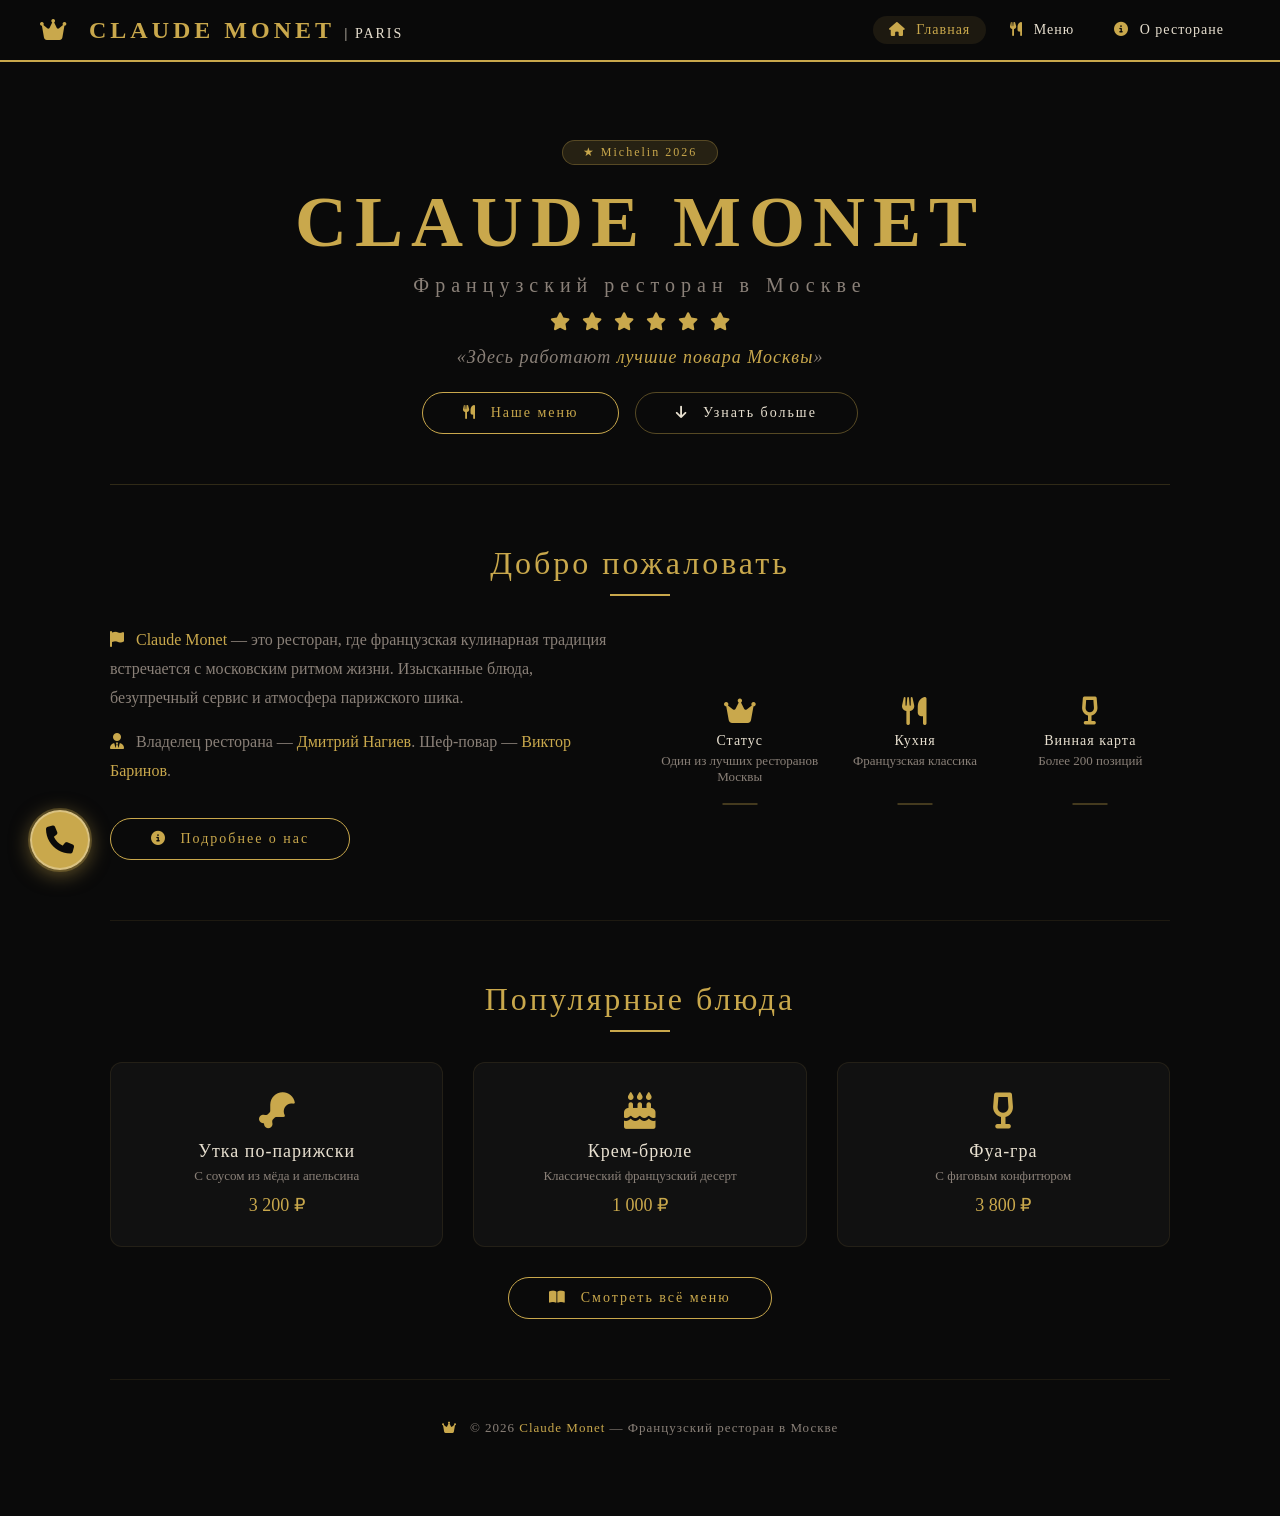
<file: index.html>
<!DOCTYPE html>
<html lang="ru">
<head>
    <meta charset="UTF-8" />
    <meta name="viewport" content="width=device-width, initial-scale=1.0" />
    <title>Claude Monet | Французский ресторан</title>

    <!-- Font Awesome -->
    <link rel="stylesheet" href="https://cdnjs.cloudflare.com/ajax/libs/font-awesome/6.5.0/css/all.min.css">

    <!-- CSS -->
    <link rel="stylesheet" href="common.css" />
    <link rel="stylesheet" href="index.css" />
</head>
<body>

    <!-- ===== ТУЛБАР ===== -->
    <div class="toolbar">
        <a href="index.html" class="logo">
            <i class="fas fa-crown"></i> CLAUDE MONET <span>| PARIS</span>
        </a>
        <div class="nav">
            <a href="index.html"><i class="fas fa-home"></i> Главная</a>
            <a href="menu.html"><i class="fas fa-utensils"></i> Меню</a>
            <a href="about.html"><i class="fas fa-info-circle"></i> О ресторане</a>
        </div>
    </div>

    <div class="container">

        <!-- ===== ГЕРОЙ ===== -->
        <div class="hero fade-section">
            <div class="hero-badge">★ Michelin 2026</div>
            <h1>CLAUDE MONET</h1>
            <p class="subtitle">Французский ресторан в Москве</p>
            <div class="line">
                <i class="fas fa-star"></i>
                <i class="fas fa-star"></i>
                <i class="fas fa-star"></i>
                <i class="fas fa-star"></i>
                <i class="fas fa-star"></i>
                <i class="fas fa-star"></i>
            </div>
            <p class="quote">«Здесь работают <span>лучшие повара Москвы</span>»</p>
            <div class="hero-buttons">
                <a href="menu.html" class="btn"><i class="fas fa-utensils"></i> Наше меню</a>
                <a href="#about-short" class="btn btn-outline"><i class="fas fa-arrow-down"></i> Узнать больше</a>
            </div>
        </div>

        <!-- ===== КРАТКО О РЕСТОРАНЕ ===== -->
        <section id="about-short" class="about-short fade-section">
            <h2 class="section-title">Добро пожаловать</h2>
            <div class="about-short-grid">
                <div class="about-short-text">
                    <p>
                        <i class="fas fa-flag" style="color: var(--gold);"></i>
                        <strong>Claude Monet</strong> — это ресторан, где французская кулинарная традиция
                        встречается с московским ритмом жизни. Изысканные блюда, безупречный сервис
                        и атмосфера парижского шика.
                    </p>
                    <p>
                        <i class="fas fa-user-tie" style="color: var(--gold);"></i>
                        Владелец ресторана — <strong>Дмитрий Нагиев</strong>. Шеф-повар —
                        <strong>Виктор Баринов</strong>.
                    </p>
                    <a href="about.html" class="btn" style="margin-top: 16px;">
                        <i class="fas fa-info-circle"></i> Подробнее о нас
                    </a>
                </div>
                <div class="about-short-features">
                    <div class="feature">
                        <i class="fas fa-crown"></i>
                        <h4>Статус</h4>
                        <p>Один из лучших ресторанов Москвы</p>
                    </div>
                    <div class="feature">
                        <i class="fas fa-utensils"></i>
                        <h4>Кухня</h4>
                        <p>Французская классика</p>
                    </div>
                    <div class="feature">
                        <i class="fas fa-wine-glass-alt"></i>
                        <h4>Винная карта</h4>
                        <p>Более 200 позиций</p>
                    </div>
                </div>
            </div>
        </section>

        <!-- ===== ПОПУЛЯРНЫЕ БЛЮДА ===== -->
        <section class="popular fade-section">
            <h2 class="section-title">Популярные блюда</h2>
            <div class="popular-grid">
                <div class="popular-item">
                    <div class="popular-icon"><i class="fas fa-drumstick-bite"></i></div>
                    <h3>Утка по-парижски</h3>
                    <p>С соусом из мёда и апельсина</p>
                    <span class="price">3 200 ₽</span>
                </div>
                <div class="popular-item">
                    <div class="popular-icon"><i class="fas fa-cake"></i></div>
                    <h3>Крем-брюле</h3>
                    <p>Классический французский десерт</p>
                    <span class="price">1 000 ₽</span>
                </div>
                <div class="popular-item">
                    <div class="popular-icon"><i class="fas fa-wine-glass-alt"></i></div>
                    <h3>Фуа-гра</h3>
                    <p>С фиговым конфитюром</p>
                    <span class="price">3 800 ₽</span>
                </div>
            </div>
            <div class="btn-center">
                <a href="menu.html" class="btn"><i class="fas fa-book-open"></i> Смотреть всё меню</a>
            </div>
        </section>

        <!-- ===== ВЫПЛЫВАЮЩЕЕ МЕНЮ КОНТАКТОВ ===== -->
        <div class="floating-menu">
            <button class="menu-toggle" id="menuToggle">
                <i class="fas fa-phone"></i>
            </button>
            <div class="menu-content" id="menuContent">
                <div class="menu-item">
                    <a href="tel:+74991234567" class="contact-link">
                        <i class="fas fa-phone"></i>
                        <span class="contact-text">+7 (499) 123-45-67</span>
                    </a>
                </div>
                <div class="menu-item">
                    <a href="mailto:info@claudemonet.ru" class="contact-link">
                        <i class="fas fa-envelope"></i>
                        <span class="contact-text">info@claudemonet.ru</span>
                    </a>
                </div>
                <div class="menu-item">
                    <a href="#" class="contact-link">
                        <i class="fas fa-map-marker-alt"></i>
                        <span class="contact-text">Москва, ул. Тверская, 15</span>
                    </a>
                </div>
                <div class="menu-item">
                    <a href="#" class="contact-link">
                        <i class="fas fa-clock"></i>
                        <span class="contact-text">Ежедневно 12:00 — 23:00</span>
                    </a>
                </div>
                <div class="menu-item">
                    <a href="#" class="contact-link">
                        <i class="fas fa-subway"></i>
                        <span class="contact-text">Метро «Тверская»</span>
                    </a>
                </div>
            </div>
        </div>

        <!-- ===== ФУТЕР ===== -->
        <div class="footer">
            <p><i class="fas fa-crown"></i> © 2026 <span>Claude Monet</span> — Французский ресторан в Москве</p>
        </div>

    </div>

    <!-- JavaScript -->
<script src="common.js"></script>
<script src="index.js"></script>
<!-- Yandex.Metrika counter -->
<script type="text/javascript">
    (function(m,e,t,r,i,k,a){
        m[i]=m[i]||function(){(m[i].a=m[i].a||[]).push(arguments)};
        m[i].l=1*new Date();
        for (var j = 0; j < document.scripts.length; j++) {if (document.scripts[j].src === r) { return; }}
        k=e.createElement(t),a=e.getElementsByTagName(t)[0],k.async=1,k.src=r,a.parentNode.insertBefore(k,a)
    })(window, document,'script','https://mc.yandex.ru/metrika/tag.js?id=110168750', 'ym');

    ym(110168750, 'init', {ssr:true, webvisor:true, clickmap:true, ecommerce:"dataLayer", referrer: document.referrer, url: location.href, accurateTrackBounce:true, trackLinks:true});
</script>
<noscript><div><img src="https://mc.yandex.ru/watch/110168750" style="position:absolute; left:-9999px;" alt="" /></div></noscript>
<!-- /Yandex.Metrika counter -->
</body>
</html>
</file>
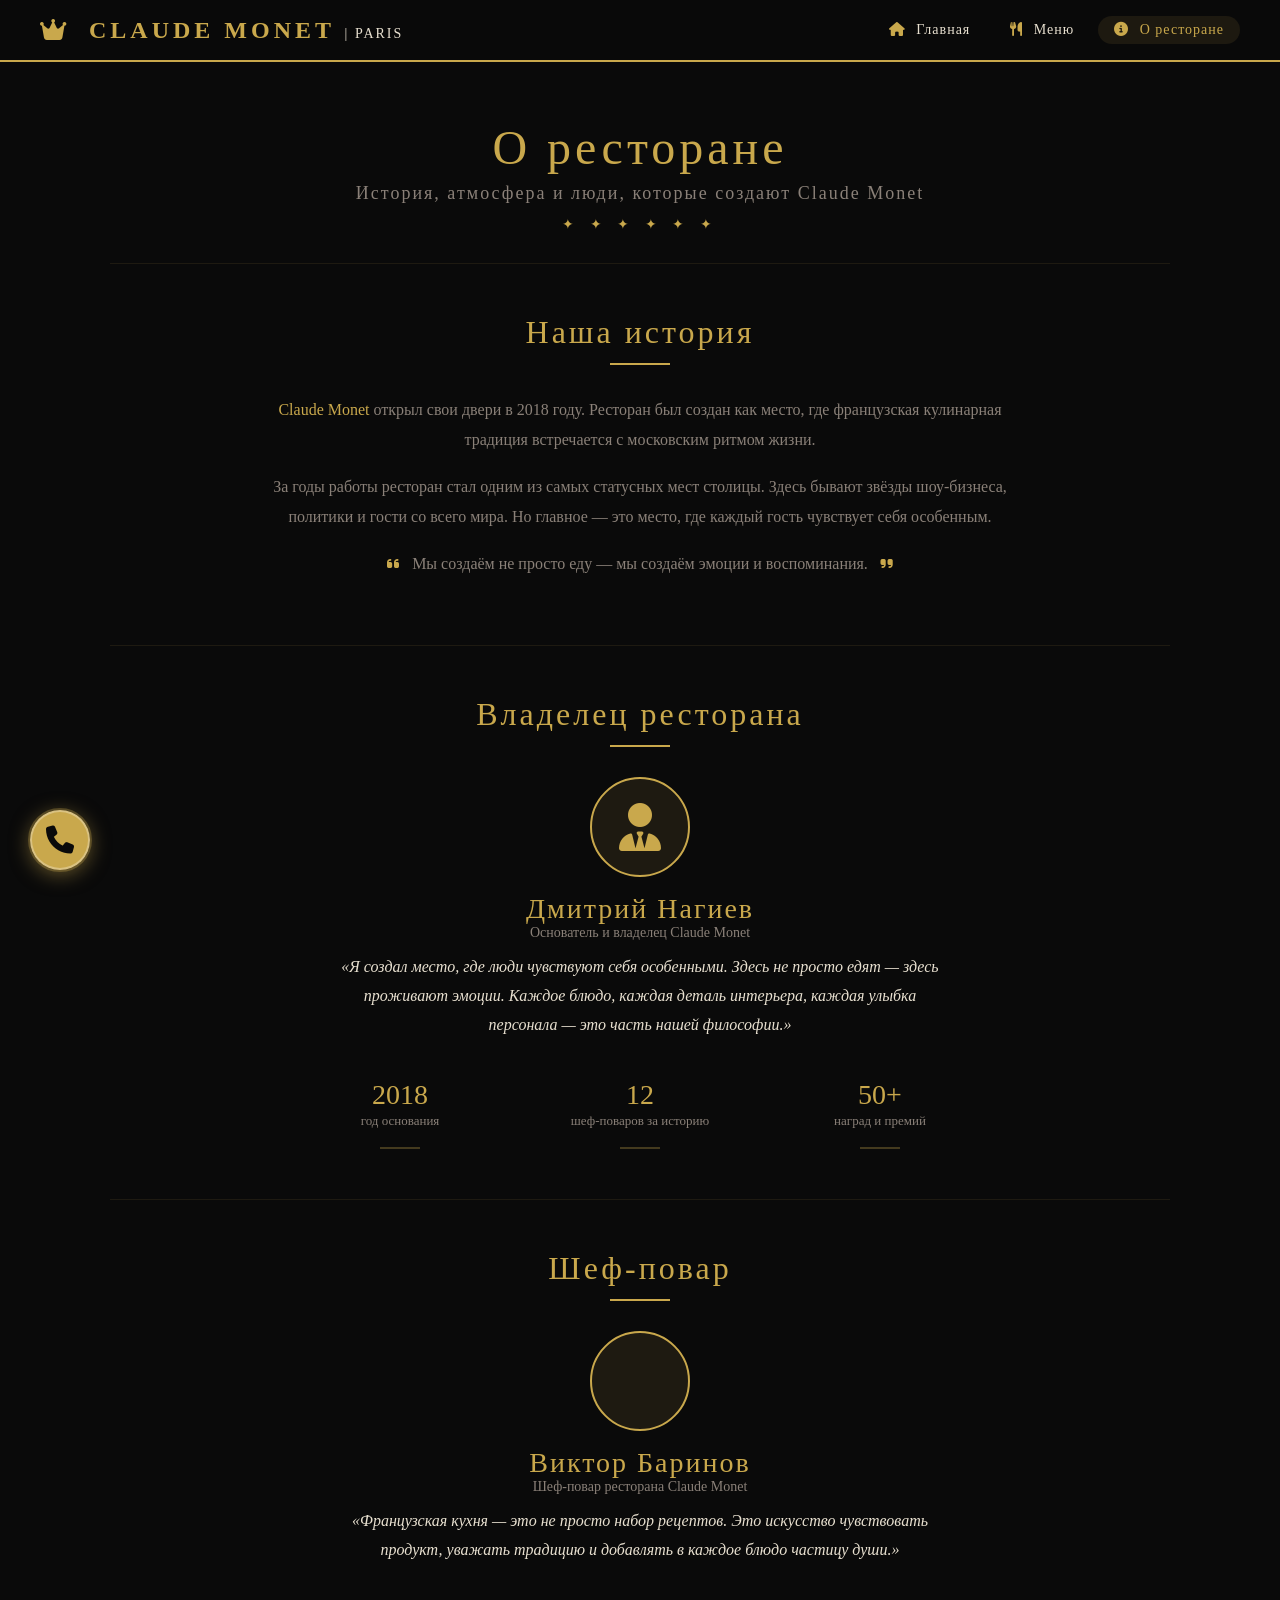
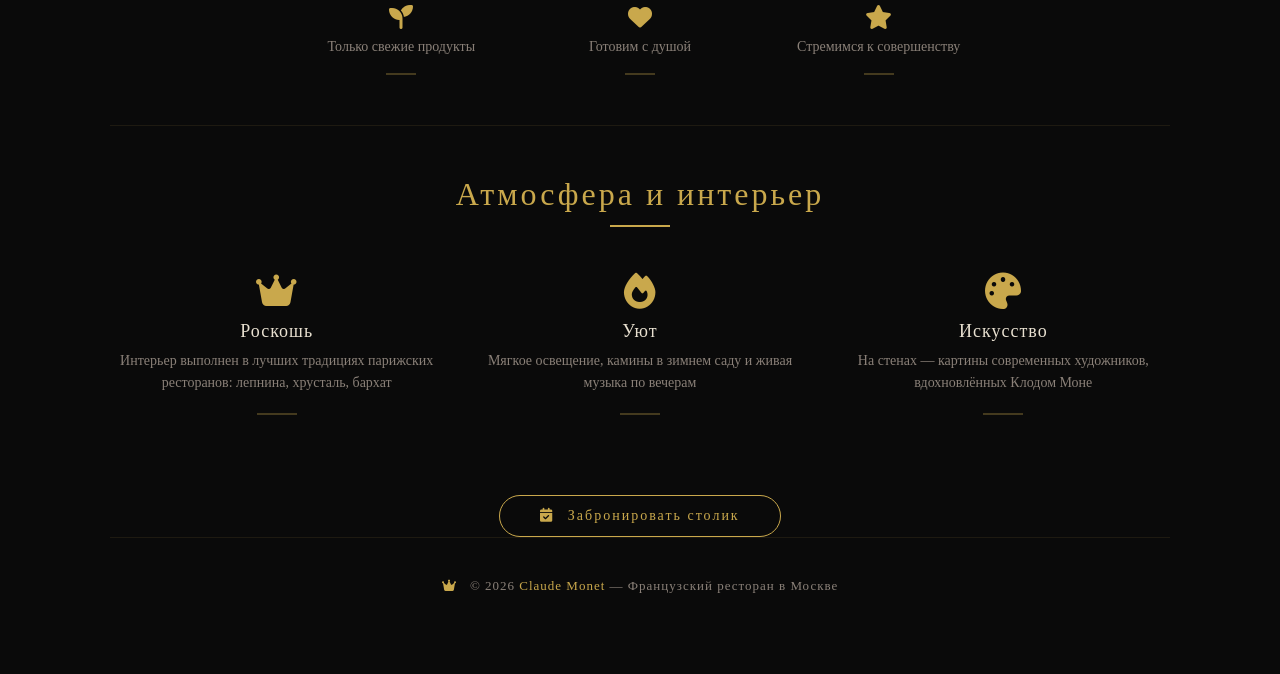
<file: about.html>
<!DOCTYPE html>
<html lang="ru">
<head>
    <meta charset="UTF-8" />
    <meta name="viewport" content="width=device-width, initial-scale=1.0" />
    <title>О ресторане | Claude Monet</title>

    <!-- Font Awesome -->
    <link rel="stylesheet" href="https://cdnjs.cloudflare.com/ajax/libs/font-awesome/6.5.0/css/all.min.css">

    <!-- CSS -->
    <link rel="stylesheet" href="common.css" />
    <link rel="stylesheet" href="about.css" />
</head>
<body>

    <!-- ===== ТУЛБАР ===== -->
    <div class="toolbar">
        <a href="index.html" class="logo">
            <i class="fas fa-crown"></i> CLAUDE MONET <span>| PARIS</span>
        </a>
        <div class="nav">
            <a href="index.html"><i class="fas fa-home"></i> Главная</a>
            <a href="menu.html"><i class="fas fa-utensils"></i> Меню</a>
            <a href="about.html" class="active"><i class="fas fa-info-circle"></i> О ресторане</a>
        </div>
    </div>

    <div class="container">

        <!-- ===== ЗАГОЛОВОК СТРАНИЦЫ ===== -->
        <div class="page-header fade-section">
            <h1 class="page-title">О ресторане</h1>
            <p class="page-subtitle">История, атмосфера и люди, которые создают Claude Monet</p>
            <div class="page-divider">✦ ✦ ✦ ✦ ✦ ✦</div>
        </div>

        <!-- ===== ИСТОРИЯ ===== -->
        <section class="history fade-section">
            <h2 class="section-title">Наша история</h2>
            <div class="history-content">
                <p>
                    <strong>Claude Monet</strong> открыл свои двери в 2018 году. Ресторан был создан 
                    как место, где французская кулинарная традиция встречается с московским ритмом жизни.
                </p>
                <p>
                    За годы работы ресторан стал одним из самых статусных мест столицы. Здесь бывают 
                    звёзды шоу-бизнеса, политики и гости со всего мира. Но главное — это место, 
                    где каждый гость чувствует себя особенным.
                </p>
                <p>
                    <i class="fas fa-quote-left" style="color: var(--gold); margin-right: 8px;"></i>
                    Мы создаём не просто еду — мы создаём эмоции и воспоминания.
                    <i class="fas fa-quote-right" style="color: var(--gold); margin-left: 8px;"></i>
                </p>
            </div>
        </section>

        <!-- ===== ВЛАДЕЛЕЦ ===== -->
        <section class="owner fade-section">
            <h2 class="section-title">Владелец ресторана</h2>
            <div class="owner-block">
                <div class="owner-avatar">
                    <i class="fas fa-user-tie"></i>
                </div>
                <h3>Дмитрий Нагиев</h3>
                <p class="owner-role">Основатель и владелец Claude Monet</p>
                <p class="owner-quote">
                    «Я создал место, где люди чувствуют себя особенными. 
                    Здесь не просто едят — здесь проживают эмоции. 
                    Каждое блюдо, каждая деталь интерьера, каждая улыбка персонала — 
                    это часть нашей философии.»
                </p>
                <div class="owner-stats">
                    <div class="stat">
                        <span class="stat-number">2018</span>
                        <span class="stat-label">год основания</span>
                    </div>
                    <div class="stat">
                        <span class="stat-number">12</span>
                        <span class="stat-label">шеф-поваров за историю</span>
                    </div>
                    <div class="stat">
                        <span class="stat-number">50+</span>
                        <span class="stat-label">наград и премий</span>
                    </div>
                </div>
            </div>
        </section>

        <!-- ===== ШЕФ-ПОВАР ===== -->
        <section class="chef fade-section">
            <h2 class="section-title">Шеф-повар</h2>
            <div class="chef-block">
                <div class="chef-avatar">
                    <i class="fas fa-user-chef"></i>
                </div>
                <h3>Виктор Баринов</h3>
                <p class="chef-role">Шеф-повар ресторана Claude Monet</p>
                <p class="chef-quote">
                    «Французская кухня — это не просто набор рецептов. 
                    Это искусство чувствовать продукт, уважать традицию 
                    и добавлять в каждое блюдо частицу души.»
                </p>
                <div class="chef-philosophy">
                    <div class="philosophy-item">
                        <i class="fas fa-seedling"></i>
                        <span>Только свежие продукты</span>
                    </div>
                    <div class="philosophy-item">
                        <i class="fas fa-heart"></i>
                        <span>Готовим с душой</span>
                    </div>
                    <div class="philosophy-item">
                        <i class="fas fa-star"></i>
                        <span>Стремимся к совершенству</span>
                    </div>
                </div>
            </div>
        </section>

        <!-- ===== ИНТЕРЬЕР ===== -->
        <section class="interior fade-section">
            <h2 class="section-title">Атмосфера и интерьер</h2>
            <div class="interior-grid">
                <div class="interior-card">
                    <i class="fas fa-crown"></i>
                    <h3>Роскошь</h3>
                    <p>Интерьер выполнен в лучших традициях парижских ресторанов: лепнина, хрусталь, бархат</p>
                </div>
                <div class="interior-card">
                    <i class="fas fa-fire"></i>
                    <h3>Уют</h3>
                    <p>Мягкое освещение, камины в зимнем саду и живая музыка по вечерам</p>
                </div>
                <div class="interior-card">
                    <i class="fas fa-palette"></i>
                    <h3>Искусство</h3>
                    <p>На стенах — картины современных художников, вдохновлённых Клодом Моне</p>
                </div>
            </div>
        </section>

        <!-- ===== КНОПКА БРОНИРОВАНИЯ ===== -->
        <div class="btn-center fade-section">
            <a href="#" class="btn" id="bookBtn">
                <i class="fas fa-calendar-check"></i> Забронировать столик
            </a>
        </div>

        <!-- ===== ВЫПЛЫВАЮЩЕЕ МЕНЮ КОНТАКТОВ ===== -->
        <div class="floating-menu">
            <button class="menu-toggle" id="menuToggle">
                <i class="fas fa-phone"></i>
            </button>
            <div class="menu-content" id="menuContent">
                <div class="menu-item">
                    <a href="tel:+74991234567" class="contact-link">
                        <i class="fas fa-phone"></i>
                        <span class="contact-text">+7 (499) 123-45-67</span>
                    </a>
                </div>
                <div class="menu-item">
                    <a href="mailto:info@claudemonet.ru" class="contact-link">
                        <i class="fas fa-envelope"></i>
                        <span class="contact-text">info@claudemonet.ru</span>
                    </a>
                </div>
                <div class="menu-item">
                    <a href="#" class="contact-link">
                        <i class="fas fa-map-marker-alt"></i>
                        <span class="contact-text">Москва, ул. Тверская, 15</span>
                    </a>
                </div>
                <div class="menu-item">
                    <a href="#" class="contact-link">
                        <i class="fas fa-clock"></i>
                        <span class="contact-text">Ежедневно 12:00 — 23:00</span>
                    </a>
                </div>
                <div class="menu-item">
                    <a href="#" class="contact-link">
                        <i class="fas fa-subway"></i>
                        <span class="contact-text">Метро «Тверская»</span>
                    </a>
                </div>
            </div>
        </div>

        <!-- ===== ФУТЕР ===== -->
        <div class="footer">
            <p><i class="fas fa-crown"></i> © 2026 <span>Claude Monet</span> — Французский ресторан в Москве</p>
        </div>

    </div>

    <script src="common.js"></script>
    <script src="about.js"></script>
<!-- Yandex.Metrika counter -->
<script type="text/javascript">
    (function(m,e,t,r,i,k,a){
        m[i]=m[i]||function(){(m[i].a=m[i].a||[]).push(arguments)};
        m[i].l=1*new Date();
        for (var j = 0; j < document.scripts.length; j++) {if (document.scripts[j].src === r) { return; }}
        k=e.createElement(t),a=e.getElementsByTagName(t)[0],k.async=1,k.src=r,a.parentNode.insertBefore(k,a)
    })(window, document,'script','https://mc.yandex.ru/metrika/tag.js?id=110168750', 'ym');

    ym(110168750, 'init', {ssr:true, webvisor:true, clickmap:true, ecommerce:"dataLayer", referrer: document.referrer, url: location.href, accurateTrackBounce:true, trackLinks:true});
</script>
<noscript><div><img src="https://mc.yandex.ru/watch/110168750" style="position:absolute; left:-9999px;" alt="" /></div></noscript>
<!-- /Yandex.Metrika counter -->
</body>
</html>
</file>
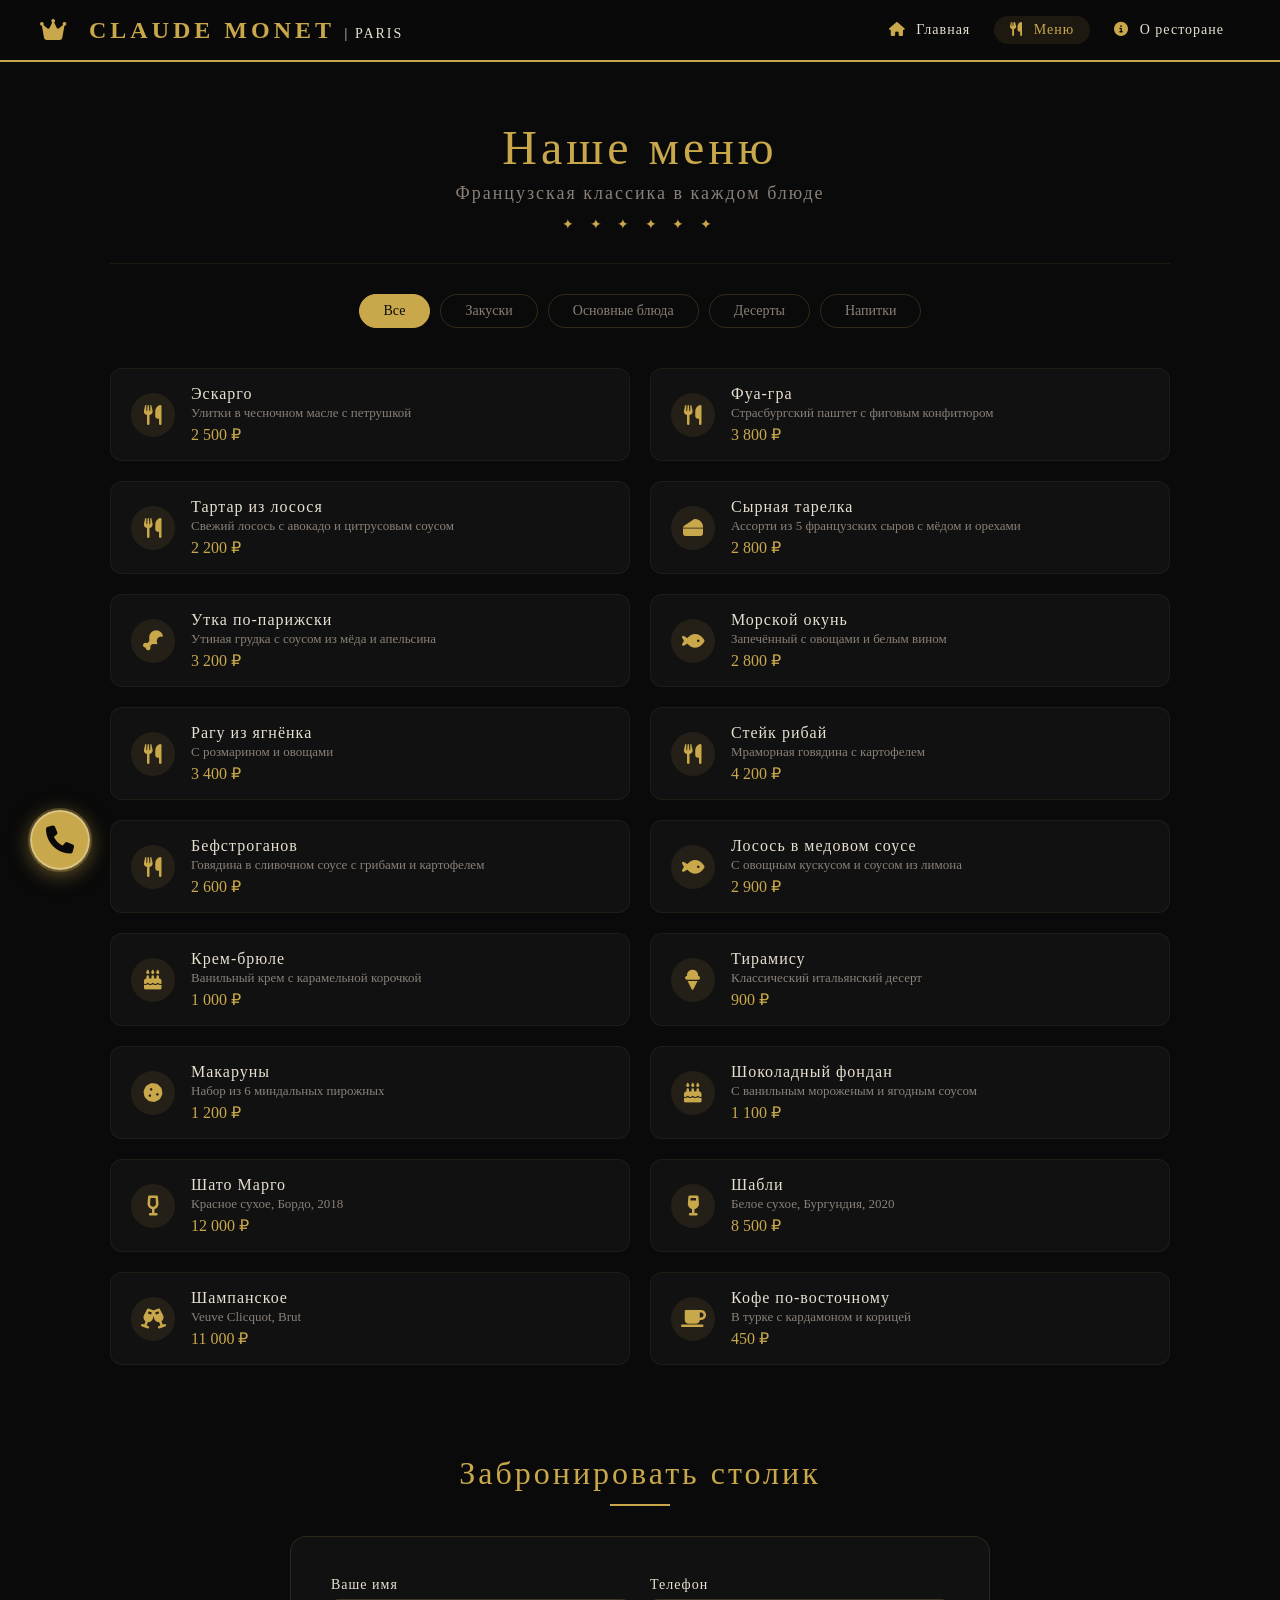
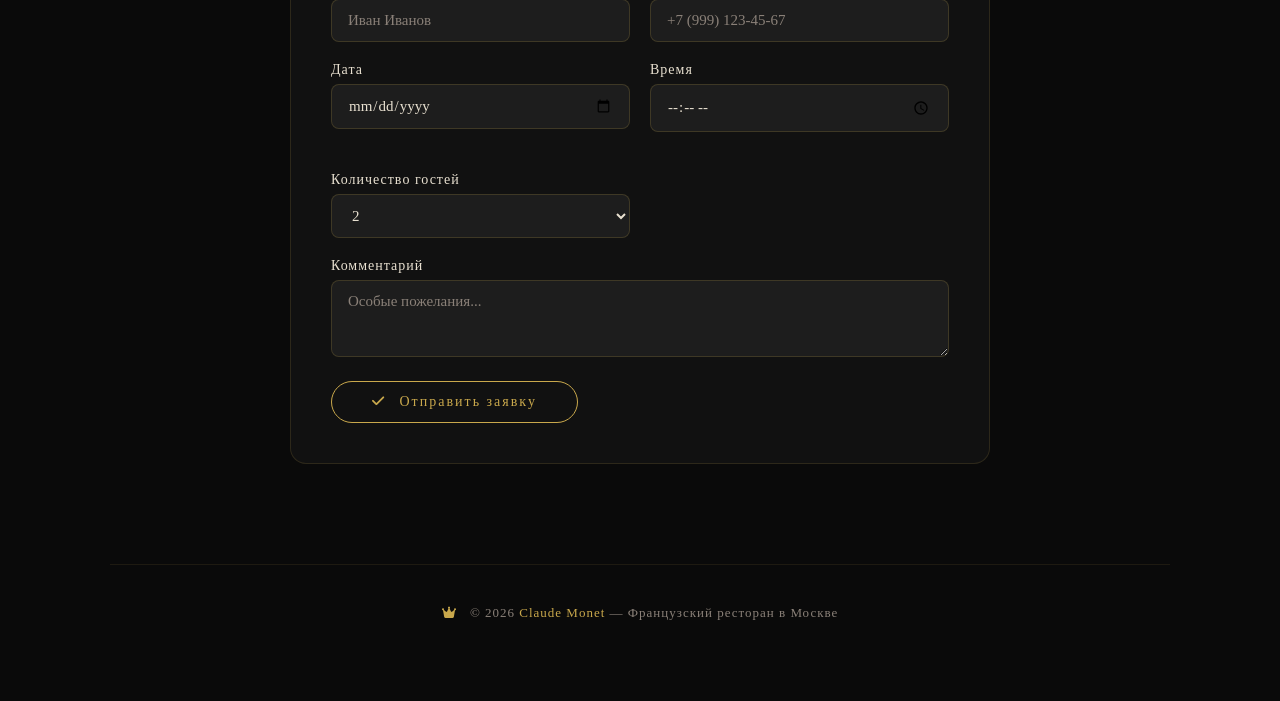
<file: menu.html>
<!DOCTYPE html>
<html lang="ru">
<head>
    <meta charset="UTF-8" />
    <meta name="viewport" content="width=device-width, initial-scale=1.0" />
    <title>Меню | Claude Monet</title>

    <!-- Font Awesome -->
    <link rel="stylesheet" href="https://cdnjs.cloudflare.com/ajax/libs/font-awesome/6.5.0/css/all.min.css">

    <!-- CSS -->
    <link rel="stylesheet" href="common.css" />
    <link rel="stylesheet" href="menu.css" />
</head>
<body>

    <!-- ===== ТУЛБАР ===== -->
    <div class="toolbar">
        <a href="index.html" class="logo">
            <i class="fas fa-crown"></i> CLAUDE MONET <span>| PARIS</span>
        </a>
        <div class="nav">
            <a href="index.html"><i class="fas fa-home"></i> Главная</a>
            <a href="menu.html" class="active"><i class="fas fa-utensils"></i> Меню</a>
            <a href="about.html"><i class="fas fa-info-circle"></i> О ресторане</a>
        </div>
    </div>

    <div class="container">

        <!-- ===== ЗАГОЛОВОК МЕНЮ ===== -->
        <div class="menu-header fade-section">
            <h1 class="menu-title">Наше меню</h1>
            <p class="menu-subtitle">Французская классика в каждом блюде</p>
            <div class="menu-divider">✦ ✦ ✦ ✦ ✦ ✦</div>
        </div>

        <!-- ===== КАТЕГОРИИ (ФИЛЬТРЫ) ===== -->
        <div class="menu-categories fade-section">
            <button class="category-btn active" data-category="all">Все</button>
            <button class="category-btn" data-category="starters">Закуски</button>
            <button class="category-btn" data-category="mains">Основные блюда</button>
            <button class="category-btn" data-category="desserts">Десерты</button>
            <button class="category-btn" data-category="drinks">Напитки</button>
        </div>

        <!-- ===== СЕТКА МЕНЮ ===== -->
        <div class="menu-grid fade-section" id="menuGrid">

            <!-- ===== ЗАКУСКИ ===== -->
            <div class="menu-card" data-category="starters">
                <div class="menu-card-icon"><i class="fas fa-utensils"></i></div>
                <div class="menu-card-content">
                    <h3>Эскарго</h3>
                    <p class="menu-card-desc">Улитки в чесночном масле с петрушкой</p>
                    <span class="menu-card-price">2 500 ₽</span>
                </div>
            </div>

            <div class="menu-card" data-category="starters">
                <div class="menu-card-icon"><i class="fas fa-utensils"></i></div>
                <div class="menu-card-content">
                    <h3>Фуа-гра</h3>
                    <p class="menu-card-desc">Страсбургский паштет с фиговым конфитюром</p>
                    <span class="menu-card-price">3 800 ₽</span>
                </div>
            </div>

            <div class="menu-card" data-category="starters">
                <div class="menu-card-icon"><i class="fas fa-utensils"></i></div>
                <div class="menu-card-content">
                    <h3>Тартар из лосося</h3>
                    <p class="menu-card-desc">Свежий лосось с авокадо и цитрусовым соусом</p>
                    <span class="menu-card-price">2 200 ₽</span>
                </div>
            </div>

            <div class="menu-card" data-category="starters">
                <div class="menu-card-icon"><i class="fas fa-cheese"></i></div>
                <div class="menu-card-content">
                    <h3>Сырная тарелка</h3>
                    <p class="menu-card-desc">Ассорти из 5 французских сыров с мёдом и орехами</p>
                    <span class="menu-card-price">2 800 ₽</span>
                </div>
            </div>

            <!-- ===== ОСНОВНЫЕ БЛЮДА ===== -->
            <div class="menu-card" data-category="mains">
                <div class="menu-card-icon"><i class="fas fa-drumstick-bite"></i></div>
                <div class="menu-card-content">
                    <h3>Утка по-парижски</h3>
                    <p class="menu-card-desc">Утиная грудка с соусом из мёда и апельсина</p>
                    <span class="menu-card-price">3 200 ₽</span>
                </div>
            </div>

            <div class="menu-card" data-category="mains">
                <div class="menu-card-icon"><i class="fas fa-fish"></i></div>
                <div class="menu-card-content">
                    <h3>Морской окунь</h3>
                    <p class="menu-card-desc">Запечённый с овощами и белым вином</p>
                    <span class="menu-card-price">2 800 ₽</span>
                </div>
            </div>

            <div class="menu-card" data-category="mains">
                <div class="menu-card-icon"><i class="fas fa-utensils"></i></div>
                <div class="menu-card-content">
                    <h3>Рагу из ягнёнка</h3>
                    <p class="menu-card-desc">С розмарином и овощами</p>
                    <span class="menu-card-price">3 400 ₽</span>
                </div>
            </div>

            <div class="menu-card" data-category="mains">
                <div class="menu-card-icon"><i class="fas fa-utensils"></i></div>
                <div class="menu-card-content">
                    <h3>Стейк рибай</h3>
                    <p class="menu-card-desc">Мраморная говядина с картофелем</p>
                    <span class="menu-card-price">4 200 ₽</span>
                </div>
            </div>

            <div class="menu-card" data-category="mains">
                <div class="menu-card-icon"><i class="fas fa-utensils"></i></div>
                <div class="menu-card-content">
                    <h3>Бефстроганов</h3>
                    <p class="menu-card-desc">Говядина в сливочном соусе с грибами и картофелем</p>
                    <span class="menu-card-price">2 600 ₽</span>
                </div>
            </div>

            <div class="menu-card" data-category="mains">
                <div class="menu-card-icon"><i class="fas fa-fish"></i></div>
                <div class="menu-card-content">
                    <h3>Лосось в медовом соусе</h3>
                    <p class="menu-card-desc">С овощным кускусом и соусом из лимона</p>
                    <span class="menu-card-price">2 900 ₽</span>
                </div>
            </div>

            <!-- ===== ДЕСЕРТЫ ===== -->
            <div class="menu-card" data-category="desserts">
                <div class="menu-card-icon"><i class="fas fa-cake"></i></div>
                <div class="menu-card-content">
                    <h3>Крем-брюле</h3>
                    <p class="menu-card-desc">Ванильный крем с карамельной корочкой</p>
                    <span class="menu-card-price">1 000 ₽</span>
                </div>
            </div>

            <div class="menu-card" data-category="desserts">
                <div class="menu-card-icon"><i class="fas fa-ice-cream"></i></div>
                <div class="menu-card-content">
                    <h3>Тирамису</h3>
                    <p class="menu-card-desc">Классический итальянский десерт</p>
                    <span class="menu-card-price">900 ₽</span>
                </div>
            </div>

            <div class="menu-card" data-category="desserts">
                <div class="menu-card-icon"><i class="fas fa-cookie"></i></div>
                <div class="menu-card-content">
                    <h3>Макаруны</h3>
                    <p class="menu-card-desc">Набор из 6 миндальных пирожных</p>
                    <span class="menu-card-price">1 200 ₽</span>
                </div>
            </div>

            <div class="menu-card" data-category="desserts">
                <div class="menu-card-icon"><i class="fas fa-cake"></i></div>
                <div class="menu-card-content">
                    <h3>Шоколадный фондан</h3>
                    <p class="menu-card-desc">С ванильным мороженым и ягодным соусом</p>
                    <span class="menu-card-price">1 100 ₽</span>
                </div>
            </div>

            <!-- ===== НАПИТКИ ===== -->
            <div class="menu-card" data-category="drinks">
                <div class="menu-card-icon"><i class="fas fa-wine-glass-alt"></i></div>
                <div class="menu-card-content">
                    <h3>Шато Марго</h3>
                    <p class="menu-card-desc">Красное сухое, Бордо, 2018</p>
                    <span class="menu-card-price">12 000 ₽</span>
                </div>
            </div>

            <div class="menu-card" data-category="drinks">
                <div class="menu-card-icon"><i class="fas fa-wine-glass"></i></div>
                <div class="menu-card-content">
                    <h3>Шабли</h3>
                    <p class="menu-card-desc">Белое сухое, Бургундия, 2020</p>
                    <span class="menu-card-price">8 500 ₽</span>
                </div>
            </div>

            <div class="menu-card" data-category="drinks">
                <div class="menu-card-icon"><i class="fas fa-champagne-glasses"></i></div>
                <div class="menu-card-content">
                    <h3>Шампанское</h3>
                    <p class="menu-card-desc">Veuve Clicquot, Brut</p>
                    <span class="menu-card-price">11 000 ₽</span>
                </div>
            </div>

            <div class="menu-card" data-category="drinks">
                <div class="menu-card-icon"><i class="fas fa-coffee"></i></div>
                <div class="menu-card-content">
                    <h3>Кофе по-восточному</h3>
                    <p class="menu-card-desc">В турке с кардамоном и корицей</p>
                    <span class="menu-card-price">450 ₽</span>
                </div>
            </div>

        </div>

        <!-- ===== КНОПКА БРОНИРОВАНИЯ ===== -->
        
        <!-- ===== ВЫПЛЫВАЮЩЕЕ МЕНЮ КОНТАКТОВ ===== -->
        <div class="floating-menu">
            <button class="menu-toggle" id="menuToggle">
                <i class="fas fa-phone"></i>
            </button>
            <div class="menu-content" id="menuContent">
                <div class="menu-item">
                    <a href="tel:+74991234567" class="contact-link">
                        <i class="fas fa-phone"></i>
                        <span class="contact-text">+7 (499) 123-45-67</span>
                    </a>
                </div>
                <div class="menu-item">
                    <a href="mailto:info@claudemonet.ru" class="contact-link">
                        <i class="fas fa-envelope"></i>
                        <span class="contact-text">info@claudemonet.ru</span>
                    </a>
                </div>
                <div class="menu-item">
                    <a href="#" class="contact-link">
                        <i class="fas fa-map-marker-alt"></i>
                        <span class="contact-text">Москва, ул. Тверская, 15</span>
                    </a>
                </div>
                <div class="menu-item">
                    <a href="#" class="contact-link">
                        <i class="fas fa-clock"></i>
                        <span class="contact-text">Ежедневно 12:00 — 23:00</span>
                    </a>
                </div>
                <div class="menu-item">
                    <a href="#" class="contact-link">
                        <i class="fas fa-subway"></i>
                        <span class="contact-text">Метро «Тверская»</span>
                    </a>
                </div>
            </div>
        </div>
        <!-- ===== ФОРМА БРОНИРОВАНИЯ ===== -->
<div class="booking-section fade-section" id="booking">
    <h2 class="section-title">Забронировать столик</h2>
    <form class="booking-form" id="bookingForm">
        <div class="form-row">
            <div class="form-group">
                <label for="name">Ваше имя</label>
                <input type="text" id="name" placeholder="Иван Иванов" required>
            </div>
            <div class="form-group">
                <label for="phone">Телефон</label>
                <input type="tel" id="phone" placeholder="+7 (999) 123-45-67" required>
            </div>
        </div>
        <div class="form-row">
            <div class="form-group">
                <label for="date">Дата</label>
                <input type="date" id="date" required>
            </div>
            <div class="form-group">
                <label for="time">Время</label>
                <input type="time" id="time" required>
            </div>
            <div class="form-group">
                <label for="guests">Количество гостей</label>
                <select id="guests">
                    <option value="1">1</option>
                    <option value="2" selected>2</option>
                    <option value="3">3</option>
                    <option value="4">4</option>
                    <option value="5">5</option>
                    <option value="6+">6+</option>
                </select>
            </div>
        </div>
        <div class="form-group">
            <label for="comment">Комментарий</label>
            <textarea id="comment" placeholder="Особые пожелания..." rows="3"></textarea>
        </div>
        <button type="submit" class="btn">
            <i class="fas fa-check"></i> Отправить заявку
        </button>
    </form>
    <div id="bookingMessage" class="booking-message"></div>
</div>

        <!-- ===== ФУТЕР ===== -->
        <div class="footer">
            <p><i class="fas fa-crown"></i> © 2026 <span>Claude Monet</span> — Французский ресторан в Москве</p>
        </div>

    </div>

    <script src="common.js"></script>
    <script src="menu.js"></script>
<!-- Yandex.Metrika counter -->
<script type="text/javascript">
    (function(m,e,t,r,i,k,a){
        m[i]=m[i]||function(){(m[i].a=m[i].a||[]).push(arguments)};
        m[i].l=1*new Date();
        for (var j = 0; j < document.scripts.length; j++) {if (document.scripts[j].src === r) { return; }}
        k=e.createElement(t),a=e.getElementsByTagName(t)[0],k.async=1,k.src=r,a.parentNode.insertBefore(k,a)
    })(window, document,'script','https://mc.yandex.ru/metrika/tag.js?id=110168750', 'ym');

    ym(110168750, 'init', {ssr:true, webvisor:true, clickmap:true, ecommerce:"dataLayer", referrer: document.referrer, url: location.href, accurateTrackBounce:true, trackLinks:true});
</script>
<noscript><div><img src="https://mc.yandex.ru/watch/110168750" style="position:absolute; left:-9999px;" alt="" /></div></noscript>
<!-- /Yandex.Metrika counter -->
</body>
</html>
</file>
<file: common.css>
/* ===== COMMON.CSS ===== */
/* Общие стили для всех страниц Claude Monet */

/* ----- БАЗА ----- */
* {
    margin: 0;
    padding: 0;
    box-sizing: border-box;
}

html {
    scroll-behavior: smooth;
}

body {
    font-family: 'Georgia', 'Times New Roman', serif;
    background: #0a0a0a;
    color: #e8e0d0;
    min-height: 100vh;
    padding-top: 80px;
}

a {
    text-decoration: none;
    color: inherit;
}

/* ----- ЦВЕТА ----- */
:root {
    --gold: #c9a84c;
    --gold-dark: #a8892a;
    --gold-light: #e8d07a;
    --black: #0a0a0a;
    --dark: #1a1a1a;
    --gray: #8a8078;
    --light: #e8e0d0;
    --white: #ffffff;
}

/* ----- ТУЛБАР ----- */
.toolbar {
    position: fixed;
    top: 0;
    left: 0;
    right: 0;
    background: rgba(10, 10, 10, 0.95);
    border-bottom: 2px solid var(--gold);
    padding: 16px 40px;
    display: flex;
    justify-content: space-between;
    align-items: center;
    z-index: 1000;
    backdrop-filter: blur(10px);
    -webkit-backdrop-filter: blur(10px);
}

.logo {
    font-size: 24px;
    font-weight: 700;
    color: var(--gold);
    text-decoration: none;
    letter-spacing: 4px;
}

.logo i {
    color: var(--gold);
    margin-right: 8px;
}

.logo span {
    font-weight: 300;
    color: var(--light);
    font-size: 14px;
    letter-spacing: 2px;
}

.nav {
    display: flex;
    gap: 8px;
    flex-wrap: wrap;
}

.nav a {
    color: var(--light);
    text-decoration: none;
    padding: 6px 16px;
    font-size: 14px;
    letter-spacing: 1px;
    transition: color 0.3s;
    border-radius: 20px;
    position: relative;
}

.nav a i {
    margin-right: 6px;
    color: var(--gold);
}

.nav a:hover {
    color: var(--gold);
    background: rgba(201, 168, 76, 0.08);
}

.nav a.active {
    color: var(--gold);
    background: rgba(201, 168, 76, 0.1);
}

/* ----- КНОПКИ ----- */
.btn {
    display: inline-block;
    padding: 12px 40px;
    background: transparent;
    border: 1px solid var(--gold);
    color: var(--gold);
    text-decoration: none;
    font-size: 14px;
    letter-spacing: 2px;
    border-radius: 30px;
    transition: all 0.3s ease;
    cursor: pointer;
    font-family: inherit;
}

.btn i {
    margin-right: 8px;
}

.btn:hover {
    background: var(--gold);
    color: var(--black);
}

.btn:hover i {
    color: var(--black);
}

.btn-center {
    display: flex;
    justify-content: center;
    margin-top: 30px;
}

/* ----- КОНТЕЙНЕР ----- */
.container {
    max-width: 1100px;
    margin: 0 auto;
    padding: 0 20px 60px;
}

/* ----- ЗАГОЛОВКИ СЕКЦИЙ ----- */
.section-title {
    font-size: 32px;
    color: var(--gold);
    letter-spacing: 3px;
    margin-bottom: 30px;
    text-align: center;
    font-weight: 400;
}

.section-title::after {
    content: '';
    display: block;
    width: 60px;
    height: 2px;
    background: var(--gold);
    margin: 12px auto 0;
}

.section-title i {
    margin-right: 10px;
}

/* ----- ФУТЕР ----- */
.footer {
    text-align: center;
    padding: 40px 0 20px;
    color: var(--gray);
    font-size: 13px;
    letter-spacing: 1px;
    border-top: 1px solid rgba(201, 168, 76, 0.1);
}

.footer i {
    margin-right: 8px;
    color: var(--gold);
}

.footer span {
    color: var(--gold);
}

/* ----- АНИМАЦИЯ ПОЯВЛЕНИЯ ----- */
.fade-section {
    opacity: 0;
    transform: translateY(30px);
    transition: opacity 0.8s ease, transform 0.8s ease;
}

.fade-section.visible {
    opacity: 1;
    transform: translateY(0);
}

/* ===== ВЫПЛЫВАЮЩЕЕ МЕНЮ КОНТАКТОВ ===== */
.floating-menu {
    position: fixed;
    bottom: 30px;
    left: 30px;
    z-index: 9999;
    display: flex;
    flex-direction: column;
    align-items: flex-start;
}

.menu-toggle {
    width: 60px;
    height: 60px;
    border-radius: 50%;
    background: var(--gold);
    border: 2px solid rgba(255, 255, 255, 0.3);
    color: var(--black);
    font-size: 28px;
    cursor: pointer;
    box-shadow: 0 4px 20px rgba(201, 168, 76, 0.5);
    transition: all 0.3s ease;
    display: flex;
    align-items: center;
    justify-content: center;
    position: relative;
    z-index: 2;
}

.menu-toggle:hover {
    transform: scale(1.1) rotate(10deg);
    box-shadow: 0 6px 30px rgba(201, 168, 76, 0.7);
    background: var(--gold-light);
}

.menu-toggle.active {
    transform: rotate(45deg);
    background: var(--gold-dark);
}

.menu-toggle::after {
    content: '';
    position: absolute;
    top: -4px;
    left: -4px;
    right: -4px;
    bottom: -4px;
    border-radius: 50%;
    border: 2px solid rgba(201, 168, 76, 0.3);
    animation: pulse-ring 2s infinite;
}

@keyframes pulse-ring {
    0% { transform: scale(1); opacity: 1; }
    100% { transform: scale(1.3); opacity: 0; }
}

.menu-content {
    position: absolute;
    bottom: 75px;
    left: 0;
    background: rgba(20, 20, 20, 0.95);
    backdrop-filter: blur(20px);
    -webkit-backdrop-filter: blur(20px);
    border: 1px solid rgba(201, 168, 76, 0.3);
    border-radius: 16px;
    padding: 10px 0;
    min-width: 280px;
    max-width: 320px;
    box-shadow: 0 10px 40px rgba(0, 0, 0, 0.6);
    opacity: 0;
    transform: translateY(20px) scale(0.95);
    pointer-events: none;
    transition: all 0.4s cubic-bezier(0.34, 1.56, 0.64, 1);
    transform-origin: bottom left;
}

.menu-content.active {
    opacity: 1;
    transform: translateY(0) scale(1);
    pointer-events: all;
}

.menu-item {
    padding: 0;
    border-bottom: 1px solid rgba(201, 168, 76, 0.1);
}

.menu-item:last-child {
    border-bottom: none;
}

.contact-link {
    display: flex;
    align-items: center;
    gap: 14px;
    padding: 12px 20px;
    color: var(--light);
    text-decoration: none;
    transition: all 0.3s ease;
    font-size: 15px;
    border-radius: 0;
}

.contact-link:hover {
    background: rgba(201, 168, 76, 0.15);
    color: var(--gold);
    padding-left: 26px;
}

.contact-link i {
    font-size: 18px;
    min-width: 28px;
    text-align: center;
    color: var(--gold);
}

.contact-text {
    white-space: nowrap;
}

/* ----- АДАПТИВ ----- */
@media (max-width: 768px) {
    .toolbar {
        flex-direction: column;
        gap: 12px;
        padding: 12px 20px;
    }

    .nav a {
        padding: 4px 12px;
        font-size: 13px;
    }

    .nav a i {
        display: none;
    }

    .section-title {
        font-size: 26px;
    }

    .floating-menu {
        bottom: 20px;
        left: 20px;
    }

    .menu-toggle {
        width: 50px;
        height: 50px;
        font-size: 22px;
    }

    .menu-content {
        min-width: 240px;
        max-width: 280px;
        bottom: 65px;
    }

    .contact-link {
        padding: 10px 16px;
        font-size: 14px;
    }
}

@media (max-width: 480px) {
    .container {
        padding: 0 14px 40px;
    }

    .toolbar {
        padding: 10px 16px;
    }

    .logo {
        font-size: 18px;
        letter-spacing: 2px;
    }

    .logo span {
        font-size: 12px;
    }

    .nav a {
        font-size: 12px;
        padding: 4px 8px;
    }

    .floating-menu {
        bottom: 15px;
        left: 15px;
    }

    .menu-toggle {
        width: 44px;
        height: 44px;
        font-size: 18px;
    }

    .menu-content {
        min-width: 200px;
        max-width: 240px;
        bottom: 56px;
    }

    .contact-link {
        padding: 8px 14px;
        font-size: 13px;
    }

    .contact-link i {
        font-size: 16px;
        min-width: 24px;
    }
}
</file>
<file: index.css>
/* ===== INDEX.CSS ===== */
/* Стили для главной страницы */

/* ----- ГЕРОЙ ----- */
.hero {
    text-align: center;
    padding: 60px 0 50px;
    border-bottom: 1px solid rgba(201, 168, 76, 0.2);
}

.hero-badge {
    display: inline-block;
    background: rgba(201, 168, 76, 0.15);
    border: 1px solid rgba(201, 168, 76, 0.3);
    border-radius: 20px;
    padding: 4px 20px;
    font-size: 12px;
    color: var(--gold, #c9a84c);
    letter-spacing: 2px;
    margin-bottom: 16px;
}

.hero h1 {
    font-size: 72px;
    font-weight: 700;
    color: var(--gold, #c9a84c);
    letter-spacing: 8px;
    margin-bottom: 10px;
}

.hero .subtitle {
    font-size: 20px;
    color: var(--gray, #8a8078);
    letter-spacing: 6px;
    font-weight: 300;
    margin-bottom: 6px;
}

.hero .line {
    display: flex;
    justify-content: center;
    gap: 12px;
    color: var(--gold, #c9a84c);
    font-size: 18px;
    margin: 16px 0;
}

.hero .line i {
    color: var(--gold, #c9a84c);
}

.hero .quote {
    font-size: 18px;
    color: var(--gray, #8a8078);
    font-style: italic;
    letter-spacing: 1px;
    max-width: 600px;
    margin: 0 auto 24px;
}

.hero .quote span {
    color: var(--gold, #c9a84c);
}

.hero-buttons {
    display: flex;
    justify-content: center;
    gap: 16px;
    flex-wrap: wrap;
}

.btn-outline {
    border-color: rgba(201, 168, 76, 0.4);
    color: var(--light, #e8e0d0);
}

.btn-outline:hover {
    background: rgba(201, 168, 76, 0.1);
    color: var(--gold, #c9a84c);
    border-color: var(--gold, #c9a84c);
}

/* ----- О РЕСТОРАНЕ (КРАТКО) ----- */
.about-short {
    padding: 60px 0;
    border-bottom: 1px solid rgba(201, 168, 76, 0.1);
}

.about-short-grid {
    display: grid;
    grid-template-columns: 1fr 1fr;
    gap: 40px;
    align-items: center;
}

.about-short-text p {
    font-size: 16px;
    line-height: 1.8;
    color: var(--gray, #8a8078);
    margin-bottom: 16px;
}

.about-short-text strong {
    color: var(--gold, #c9a84c);
    font-weight: 400;
}

.about-short-text i {
    margin-right: 8px;
}

/* ===== КАРТОЧКИ (с ::after, НЕ КЛИКАБЕЛЬНЫЕ) ===== */
.about-short-features {
    display: grid;
    grid-template-columns: 1fr 1fr 1fr;
    gap: 16px;
}

.feature {
    background: transparent;
    border: none;
    padding: 16px 0 20px;
    text-align: center;
    position: relative;
    transition: none;
}

.feature::after {
    content: '';
    position: absolute;
    bottom: 0;
    left: 50%;
    transform: translateX(-50%);
    width: 35px;
    height: 2px;
    background: rgba(201, 168, 76, 0.3);
    transition: width 0.3s ease;
}

.feature:hover::after {
    width: 55px;
    background: rgba(201, 168, 76, 0.6);
}

.feature i {
    font-size: 28px;
    color: var(--gold, #c9a84c);
    display: block;
    margin-bottom: 8px;
}

.feature h4 {
    color: var(--light, #e8e0d0);
    font-size: 14px;
    font-weight: 400;
    letter-spacing: 1px;
    margin-bottom: 4px;
}

.feature p {
    font-size: 13px;
    color: var(--gray, #8a8078);
}

/* ----- ПОПУЛЯРНЫЕ БЛЮДА ----- */
.popular {
    padding: 60px 0;
}

.popular-grid {
    display: grid;
    grid-template-columns: repeat(3, 1fr);
    gap: 30px;
}

.popular-item {
    background: rgba(255, 255, 255, 0.03);
    border: 1px solid rgba(201, 168, 76, 0.1);
    border-radius: 12px;
    padding: 30px 20px;
    text-align: center;
    transition: all 0.3s ease;
}

.popular-item:hover {
    background: rgba(201, 168, 76, 0.05);
    border-color: rgba(201, 168, 76, 0.3);
    transform: translateY(-4px);
}

.popular-icon i {
    font-size: 36px;
    color: var(--gold, #c9a84c);
    display: block;
    margin-bottom: 12px;
}

.popular-item h3 {
    color: var(--light, #e8e0d0);
    font-size: 18px;
    font-weight: 400;
    letter-spacing: 1px;
    margin-bottom: 6px;
}

.popular-item p {
    font-size: 13px;
    color: var(--gray, #8a8078);
    margin-bottom: 10px;
}

.popular-item .price {
    color: var(--gold, #c9a84c);
    font-size: 18px;
    font-weight: 400;
}

/* ----- АДАПТИВ ----- */
@media (max-width: 768px) {
    .hero h1 {
        font-size: 40px;
        letter-spacing: 4px;
    }

    .hero .subtitle {
        font-size: 16px;
        letter-spacing: 3px;
    }

    .about-short-grid {
        grid-template-columns: 1fr;
    }

    .about-short-features {
        grid-template-columns: 1fr 1fr;
    }

    .popular-grid {
        grid-template-columns: 1fr 1fr;
    }

    .hero-buttons {
        flex-direction: column;
        align-items: center;
    }
}

@media (max-width: 480px) {
    .hero h1 {
        font-size: 32px;
        letter-spacing: 2px;
    }

    .about-short-features {
        grid-template-columns: 1fr;
    }

    .popular-grid {
        grid-template-columns: 1fr;
    }

    .hero .quote {
        font-size: 15px;
    }
}
</file>
<file: about.css>
/* ===== ABOUT.CSS ===== */
/* Стили для страницы "О ресторане" */

/* ----- ЗАГОЛОВОК СТРАНИЦЫ ----- */
.page-header {
    text-align: center;
    padding: 40px 0 30px;
    border-bottom: 1px solid rgba(201, 168, 76, 0.1);
}

.page-title {
    font-size: 48px;
    color: var(--gold, #c9a84c);
    letter-spacing: 4px;
    font-weight: 400;
    margin-bottom: 8px;
}

.page-subtitle {
    font-size: 18px;
    color: var(--gray, #8a8078);
    letter-spacing: 2px;
}

.page-divider {
    color: var(--gold, #c9a84c);
    letter-spacing: 6px;
    font-size: 14px;
    margin-top: 12px;
}

/* ----- ИСТОРИЯ ----- */
.history {
    padding: 50px 0;
    border-bottom: 1px solid rgba(201, 168, 76, 0.1);
}

.history-content {
    max-width: 750px;
    margin: 0 auto;
}

.history-content p {
    font-size: 16px;
    line-height: 1.9;
    color: var(--gray, #8a8078);
    margin-bottom: 16px;
    text-align: center;
}

.history-content strong {
    color: var(--gold, #c9a84c);
    font-weight: 400;
}

.history-content .fa-quote-left,
.history-content .fa-quote-right {
    font-size: 14px;
}

/* ----- ВЛАДЕЛЕЦ ----- */
.owner {
    padding: 50px 0;
    border-bottom: 1px solid rgba(201, 168, 76, 0.1);
}

.owner-block {
    text-align: center;
    max-width: 700px;
    margin: 0 auto;
}

.owner-avatar {
    width: 100px;
    height: 100px;
    border-radius: 50%;
    background: rgba(201, 168, 76, 0.1);
    border: 2px solid var(--gold, #c9a84c);
    display: flex;
    align-items: center;
    justify-content: center;
    margin: 0 auto 16px;
}

.owner-avatar i {
    font-size: 48px;
    color: var(--gold, #c9a84c);
}

.owner-block h3 {
    color: var(--gold, #c9a84c);
    font-size: 28px;
    font-weight: 400;
    letter-spacing: 2px;
}

.owner-role {
    color: var(--gray, #8a8078);
    font-size: 14px;
    margin-bottom: 12px;
}

.owner-quote {
    font-size: 16px;
    line-height: 1.8;
    color: var(--light, #e8e0d0);
    font-style: italic;
    max-width: 600px;
    margin: 0 auto 24px;
}

/* ===== СТАТИСТИКА (с ::after, НЕ КЛИКАБЕЛЬНАЯ) ===== */
.owner-stats {
    display: grid;
    grid-template-columns: repeat(3, 1fr);
    gap: 20px;
}

.stat {
    background: transparent;
    border: none;
    padding: 16px 0 20px;
    text-align: center;
    position: relative;
    transition: none;
}

.stat::after {
    content: '';
    position: absolute;
    bottom: 0;
    left: 50%;
    transform: translateX(-50%);
    width: 40px;
    height: 2px;
    background: rgba(201, 168, 76, 0.3);
    transition: width 0.3s ease;
}

.stat:hover::after {
    width: 60px;
    background: rgba(201, 168, 76, 0.6);
}

.stat-number {
    display: block;
    font-size: 28px;
    color: var(--gold, #c9a84c);
    font-weight: 400;
}

.stat-label {
    font-size: 13px;
    color: var(--gray, #8a8078);
}

/* ----- ШЕФ-ПОВАР ----- */
.chef {
    padding: 50px 0;
    border-bottom: 1px solid rgba(201, 168, 76, 0.1);
}

.chef-block {
    text-align: center;
    max-width: 700px;
    margin: 0 auto;
}

.chef-avatar {
    width: 100px;
    height: 100px;
    border-radius: 50%;
    background: rgba(201, 168, 76, 0.1);
    border: 2px solid var(--gold, #c9a84c);
    display: flex;
    align-items: center;
    justify-content: center;
    margin: 0 auto 16px;
}

.chef-avatar i {
    font-size: 48px;
    color: var(--gold, #c9a84c);
}

.chef-block h3 {
    color: var(--gold, #c9a84c);
    font-size: 28px;
    font-weight: 400;
    letter-spacing: 2px;
}

.chef-role {
    color: var(--gray, #8a8078);
    font-size: 14px;
    margin-bottom: 12px;
}

.chef-quote {
    font-size: 16px;
    line-height: 1.8;
    color: var(--light, #e8e0d0);
    font-style: italic;
    max-width: 600px;
    margin: 0 auto 24px;
}

/* ===== ФИЛОСОФИЯ ШЕФА (с ::after, НЕ КЛИКАБЕЛЬНАЯ) ===== */
.chef-philosophy {
    display: grid;
    grid-template-columns: repeat(3, 1fr);
    gap: 16px;
}

.philosophy-item {
    background: transparent;
    border: none;
    padding: 16px 0 20px;
    text-align: center;
    position: relative;
    transition: none;
}

.philosophy-item::after {
    content: '';
    position: absolute;
    bottom: 0;
    left: 50%;
    transform: translateX(-50%);
    width: 30px;
    height: 2px;
    background: rgba(201, 168, 76, 0.3);
    transition: width 0.3s ease;
}

.philosophy-item:hover::after {
    width: 50px;
    background: rgba(201, 168, 76, 0.6);
}

.philosophy-item i {
    font-size: 24px;
    color: var(--gold, #c9a84c);
    display: block;
    margin-bottom: 8px;
}

.philosophy-item span {
    font-size: 14px;
    color: var(--gray, #8a8078);
}

/* ===== ИНТЕРЬЕР (с ::after, НЕ КЛИКАБЕЛЬНЫЙ) ===== */
.interior {
    padding: 50px 0;
}

.interior-grid {
    display: grid;
    grid-template-columns: repeat(3, 1fr);
    gap: 30px;
}

.interior-card {
    background: transparent;
    border: none;
    padding: 16px 0 20px;
    text-align: center;
    position: relative;
    transition: none;
}

.interior-card::after {
    content: '';
    position: absolute;
    bottom: 0;
    left: 50%;
    transform: translateX(-50%);
    width: 40px;
    height: 2px;
    background: rgba(201, 168, 76, 0.3);
    transition: width 0.3s ease;
}

.interior-card:hover::after {
    width: 60px;
    background: rgba(201, 168, 76, 0.6);
}

.interior-card i {
    font-size: 36px;
    color: var(--gold, #c9a84c);
    display: block;
    margin-bottom: 12px;
}

.interior-card h3 {
    color: var(--light, #e8e0d0);
    font-size: 18px;
    font-weight: 400;
    letter-spacing: 1px;
    margin-bottom: 8px;
}

.interior-card p {
    font-size: 14px;
    color: var(--gray, #8a8078);
    line-height: 1.6;
}

/* ----- КНОПКА БРОНИРОВАНИЯ ----- */
.btn-center {
    display: flex;
    justify-content: center;
    margin-top: 30px;
}

/* ----- АДАПТИВ ----- */
@media (max-width: 768px) {
    .page-title {
        font-size: 36px;
    }

    .owner-stats,
    .chef-philosophy {
        grid-template-columns: 1fr 1fr;
    }

    .interior-grid {
        grid-template-columns: 1fr 1fr;
    }

    .history-content p {
        font-size: 15px;
        text-align: left;
    }

    .owner-quote,
    .chef-quote {
        font-size: 15px;
        text-align: left;
    }
}

@media (max-width: 480px) {
    .page-title {
        font-size: 28px;
    }

    .page-subtitle {
        font-size: 14px;
    }

    .owner-stats,
    .chef-philosophy {
        grid-template-columns: 1fr;
    }

    .interior-grid {
        grid-template-columns: 1fr;
    }

    .owner-block h3,
    .chef-block h3 {
        font-size: 22px;
    }

    .owner-avatar,
    .chef-avatar {
        width: 80px;
        height: 80px;
    }

    .owner-avatar i,
    .chef-avatar i {
        font-size: 36px;
    }
}
</file>
<file: menu.css>
/* ===== MENU.CSS ===== */
/* Стили для страницы меню */

/* ----- ЗАГОЛОВОК МЕНЮ ----- */
.menu-header {
    text-align: center;
    padding: 40px 0 30px;
    border-bottom: 1px solid rgba(201, 168, 76, 0.1);
}

.menu-title {
    font-size: 48px;
    color: var(--gold);
    letter-spacing: 4px;
    font-weight: 400;
    margin-bottom: 8px;
}

.menu-subtitle {
    font-size: 18px;
    color: var(--gray);
    letter-spacing: 2px;
}

.menu-divider {
    color: var(--gold);
    letter-spacing: 6px;
    font-size: 14px;
    margin-top: 12px;
}

/* ----- КАТЕГОРИИ (ФИЛЬТРЫ) ----- */
.menu-categories {
    display: flex;
    justify-content: center;
    gap: 10px;
    padding: 30px 0;
    flex-wrap: wrap;
}

.category-btn {
    padding: 8px 24px;
    background: transparent;
    border: 1px solid rgba(201, 168, 76, 0.2);
    color: var(--gray);
    border-radius: 20px;
    cursor: pointer;
    font-size: 14px;
    font-family: inherit;
    transition: all 0.3s ease;
}

.category-btn:hover {
    border-color: var(--gold);
    color: var(--gold);
}

.category-btn.active {
    background: var(--gold);
    color: var(--black);
    border-color: var(--gold);
}

.category-btn.active:hover {
    background: var(--gold-dark);
    border-color: var(--gold-dark);
}

/* ----- СЕТКА МЕНЮ ----- */
.menu-grid {
    display: grid;
    grid-template-columns: 1fr 1fr;
    gap: 20px;
    padding: 10px 0 30px;
}

.menu-card {
    display: flex;
    align-items: center;
    gap: 16px;
    background: rgba(255, 255, 255, 0.03);
    border: 1px solid rgba(201, 168, 76, 0.08);
    border-radius: 12px;
    padding: 16px 20px;
    transition: all 0.3s ease;
    cursor: default;
}

.menu-card:hover {
    background: rgba(201, 168, 76, 0.05);
    border-color: rgba(201, 168, 76, 0.25);
    transform: translateX(4px);
}

.menu-card-icon {
    flex-shrink: 0;
    width: 44px;
    height: 44px;
    display: flex;
    align-items: center;
    justify-content: center;
    background: rgba(201, 168, 76, 0.1);
    border-radius: 50%;
}

.menu-card-icon i {
    font-size: 20px;
    color: var(--gold);
}

.menu-card-content {
    flex: 1;
    min-width: 0;
}

.menu-card-content h3 {
    color: var(--light);
    font-size: 16px;
    font-weight: 400;
    letter-spacing: 1px;
    margin-bottom: 2px;
}

.menu-card-desc {
    font-size: 13px;
    color: var(--gray);
    white-space: nowrap;
    overflow: hidden;
    text-overflow: ellipsis;
}

.menu-card-price {
    display: block;
    color: var(--gold);
    font-size: 16px;
    font-weight: 400;
    margin-top: 4px;
}

/* ----- СКРЫТИЕ ПРИ ФИЛЬТРЕ ----- */
.menu-card.hidden {
    display: none;
}

/* ----- АДАПТИВ ----- */
@media (max-width: 768px) {
    .menu-title {
        font-size: 36px;
    }

    .menu-grid {
        grid-template-columns: 1fr;
        gap: 12px;
    }

    .menu-card {
        padding: 14px 16px;
    }

    .menu-card-icon {
        width: 36px;
        height: 36px;
    }

    .menu-card-icon i {
        font-size: 16px;
    }

    .menu-card-content h3 {
        font-size: 15px;
    }

    .menu-card-desc {
        font-size: 12px;
    }

    .menu-card-price {
        font-size: 14px;
    }

    .category-btn {
        font-size: 12px;
        padding: 6px 16px;
    }

    .menu-categories {
        gap: 6px;
        padding: 20px 0;
    }
}

@media (max-width: 480px) {
    .menu-title {
        font-size: 28px;
    }

    .menu-subtitle {
        font-size: 14px;
    }

    .menu-card {
        padding: 12px 14px;
    }

    .menu-card-icon {
        width: 32px;
        height: 32px;
    }

    .menu-card-icon i {
        font-size: 14px;
    }

    .menu-card-content h3 {
        font-size: 14px;
    }

    .category-btn {
        font-size: 11px;
        padding: 4px 12px;
    }
}
/* ===== ФОРМА БРОНИРОВАНИЯ ===== */
.booking-section {
    padding: 60px 0;
}

.booking-form {
    max-width: 700px;
    margin: 0 auto;
    background: rgba(255, 255, 255, 0.03);
    border: 1px solid rgba(201, 168, 76, 0.15);
    border-radius: 16px;
    padding: 40px;
}

.form-row {
    display: grid;
    grid-template-columns: 1fr 1fr;
    gap: 20px;
}

.form-group {
    margin-bottom: 20px;
}

.form-group label {
    display: block;
    color: var(--light);
    font-size: 14px;
    letter-spacing: 1px;
    margin-bottom: 6px;
}

.form-group input,
.form-group select,
.form-group textarea {
    width: 100%;
    padding: 12px 16px;
    background: rgba(255, 255, 255, 0.05);
    border: 1px solid rgba(201, 168, 76, 0.2);
    border-radius: 8px;
    color: var(--light);
    font-family: inherit;
    font-size: 15px;
    transition: border-color 0.3s;
}

.form-group input:focus,
.form-group select:focus,
.form-group textarea:focus {
    outline: none;
    border-color: var(--gold);
}

.form-group input::placeholder,
.form-group textarea::placeholder {
    color: var(--gray);
}

.form-group select {
    color: var(--light);
}

.form-group select option {
    background: var(--black);
}

.booking-message {
    text-align: center;
    font-size: 18px;
    margin-top: 16px;
    padding: 12px;
    border-radius: 8px;
}

.booking-message.success {
    color: #2ecc71;
}

.booking-message.error {
    color: #e74c3c;
}

@media (max-width: 600px) {
    .form-row {
        grid-template-columns: 1fr;
    }

    .booking-form {
        padding: 24px 16px;
    }
}
</file>
